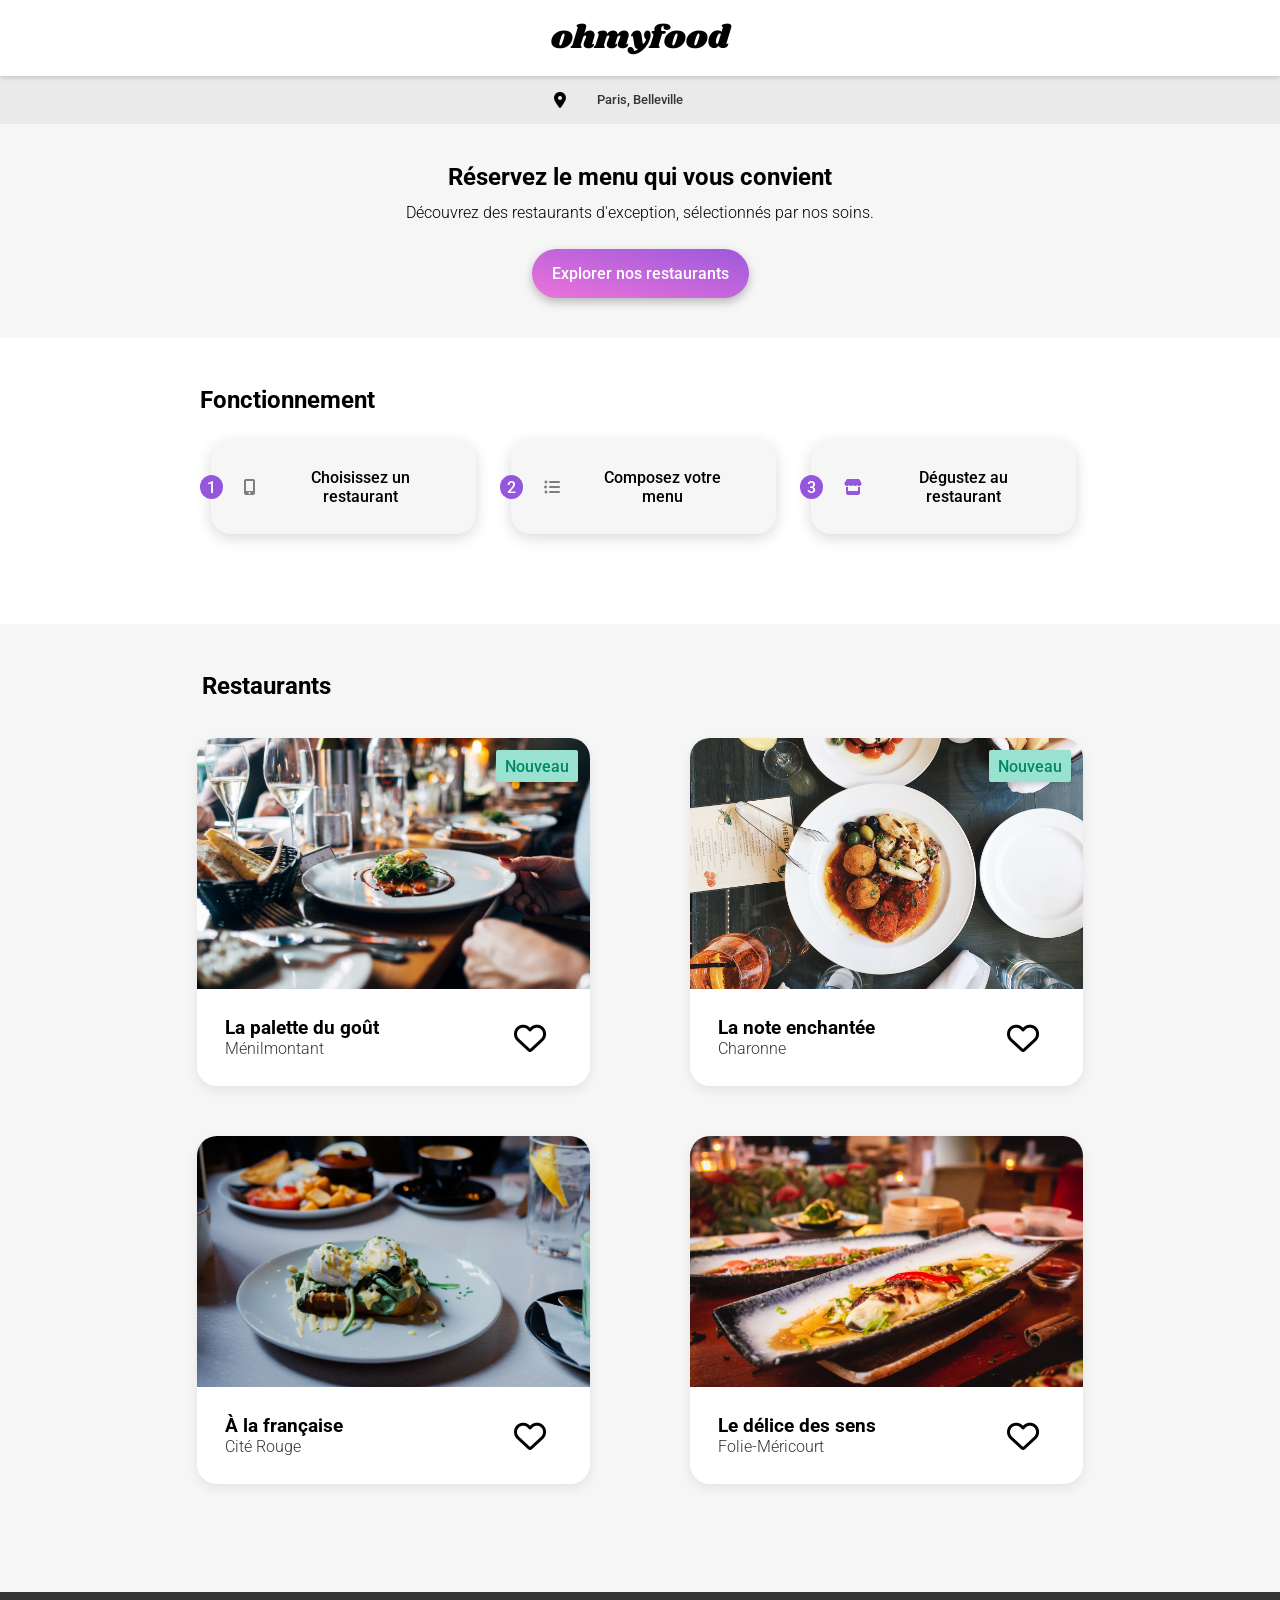
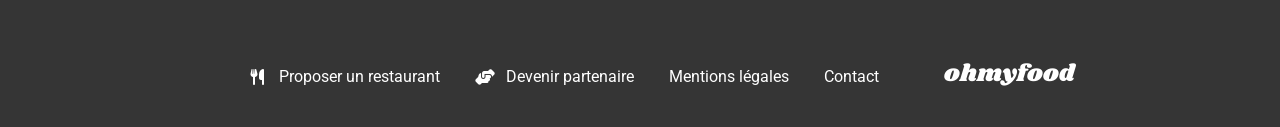
<file: index.html>
<!DOCTYPE html>
<html lang="fr">
<head>
    <meta charset="UTF-8">
    <meta name="viewport" content="width=device-width, initial-scale=1.0">
    <title>ohmyfood</title>

    <link rel="stylesheet" href="./sass/main.css">

    <!-- Fonts -->
    <link rel="preconnect" href="https://fonts.googleapis.com">
    <link rel="preconnect" href="https://fonts.gstatic.com" crossorigin>
    <link href="https://fonts.googleapis.com/css2?family=Shrikhand&display=swap" rel="stylesheet">
    <link href="https://fonts.googleapis.com/css2?family=Roboto:ital,wght@0,100..900;1,100..900&display=swap" rel="stylesheet">

    <!-- Font Awesome -->
    <link rel="stylesheet" href="https://cdnjs.cloudflare.com/ajax/libs/font-awesome/6.2.1/css/all.min.css">
</head>

<body>
<div class="loader">
  <div class="loader__text"></div>
</div>

<!-- HEADER -->
<header>
    <div class="header__title__content">
        <h1 class="main__title">ohmyfood</h1>
    </div>

    <form class="header__form">
        <i class="fa-solid fa-location-dot"></i>
        <input class="form__input" type="text" placeholder="Paris, Belleville">
    </form>
</header>

<!-- RESERVATION -->
<section class="reservation">
    <h2 class="reservation__title">Réservez le menu qui vous convient</h2>
    <p class="reservation__description">
        Découvrez des restaurants d'exception, sélectionnés par nos soins.
    </p>

    <a href="#restaurants" class="reservation__button">
            Explorer nos restaurants
    </a>
</section>

<!-- FONCTIONNEMENT -->
<section class="functionnement">
    <h2 class="functionnement__title">Fonctionnement</h2>

    <div class="functionnement__cards">

        <div class="functionnement__card">
            <span class="functionnement__card__number">1</span>
            <div class="functionnement__card__content">
                <i class="fa-solid fa-mobile-screen-button"></i>
                <span class="functionnement__card__text">Choisissez un restaurant</span>
            </div>
        </div>

        <div class="functionnement__card">
            <span class="functionnement__card__number">2</span>
            <div class="functionnement__card__content">
                <i class="fa-solid fa-list-ul"></i>
                <span class="functionnement__card__text">Composez votre menu</span>
            </div>
        </div>

        <div class="functionnement__card">
            <span class="functionnement__card__number">3</span>
            <div class="functionnement__card__content">
                <i class="fa-solid fa-store"></i>
                <span class="functionnement__card__text">Dégustez au restaurant</span>
            </div>
        </div>

    </div>
</section>

<!-- RESTAURANTS -->
<section class="restaurants" id="restaurants">
    <h2 class="restaurants__title">Restaurants</h2>

    <div class="restaurants__cards__container">

        <article class="restaurants__card">
            <a class="restaurants__card__link" href="./restaurants/palette.html">
                <div class="restaurants__card__image">
                    <img src="./assets/images/restaurants/palette.jpg" alt="La palette du goût">
                    <span class="restaurants__badge">Nouveau</span>
                </div>
            </a>
            <div class="restaurants__card__bottom">
                <div class="restaurants__card__content">
                    <div class="restaurants__card__text">
                        <h3 class="card__title">La palette du goût</h3>
                        <p class="card__description">Ménilmontant</p>
                    </div>
                </div>

                <button class="restaurants__card__like">
                    <i class="fa-regular fa-heart heart--empty"></i>
                    <i class="fa-solid fa-heart heart--full"></i>
                </button>
            </div>
        </article>

        <article class="restaurants__card">
            <a class="restaurants__card__link" href="./restaurants/note.html">
                    <div class="restaurants__card__image restaurants__card__image--position">
                    <img src="./assets/images/restaurants/note.jpg" alt="La note enchantée">
                    <span class="restaurants__badge">Nouveau</span>
                </div>
            </a>
            <div class="restaurants__card__bottom">
                <div class="restaurants__card__content">
                    <div class="restaurants__card__text">
                        <h3 class="card__title">La note enchantée</h3>
                        <p class="card__description">Charonne</p>
                    </div>
                </div>

                <button class="restaurants__card__like">
                    <i class="fa-regular fa-heart heart--empty"></i>
                    <i class="fa-solid fa-heart heart--full"></i>
                </button>
            </div>
        </article>

        <article class="restaurants__card">
            <a class="restaurants__card__link" href="./restaurants/francaise.html">
                <div class="restaurants__card__image">
                    <img src="./assets/images/restaurants/francaise.jpg" alt="À la française">
                </div>
            </a>
            <div class="restaurants__card__bottom">
                <div class="restaurants__card__content">
                    <div class="restaurants__card__text">
                        <h3 class="card__title">À la française</h3>
                        <p class="card__description">Cité Rouge</p>
                    </div>
                </div>

                <button class="restaurants__card__like">
                    <i class="fa-regular fa-heart heart--empty"></i>
                    <i class="fa-solid fa-heart heart--full"></i>
                </button>
            </div>
        </article>

        <article class="restaurants__card">
            <a class="restaurants__card__link" href="./restaurants/delice.html">
                <div class="restaurants__card__image">
                    <img src="./assets/images/restaurants/delice.jpg" alt="Le délice des sens">
                </div>
            </a>
            <div class="restaurants__card__bottom">
                <div class="restaurants__card__content">
                    <div class="restaurants__card__text">
                        <h3 class="card__title">Le délice des sens</h3>
                        <p class="card__description">Folie-Méricourt</p>
                    </div>
                </div>

                <button class="restaurants__card__like">
                    <i class="fa-regular fa-heart heart--empty"></i>
                    <i class="fa-solid fa-heart heart--full"></i>
                </button>
            </div>
        </article>

    </div>
</section>

<!-- FOOTER -->
<footer class="footer">
    <h2 class="footer__title">ohmyfood</h2>

    <div class="footer__links">
        <a href="#"><i class="fa-solid fa-utensils"></i>Proposer un restaurant</a>
        <a href="#"><i class="fa-solid fa-hands-helping"></i>Devenir partenaire</a>
        <a href="#">Mentions légales</a>
        <a href="#">Contact</a>
    </div>
</footer>

</body>
</html>
</file>
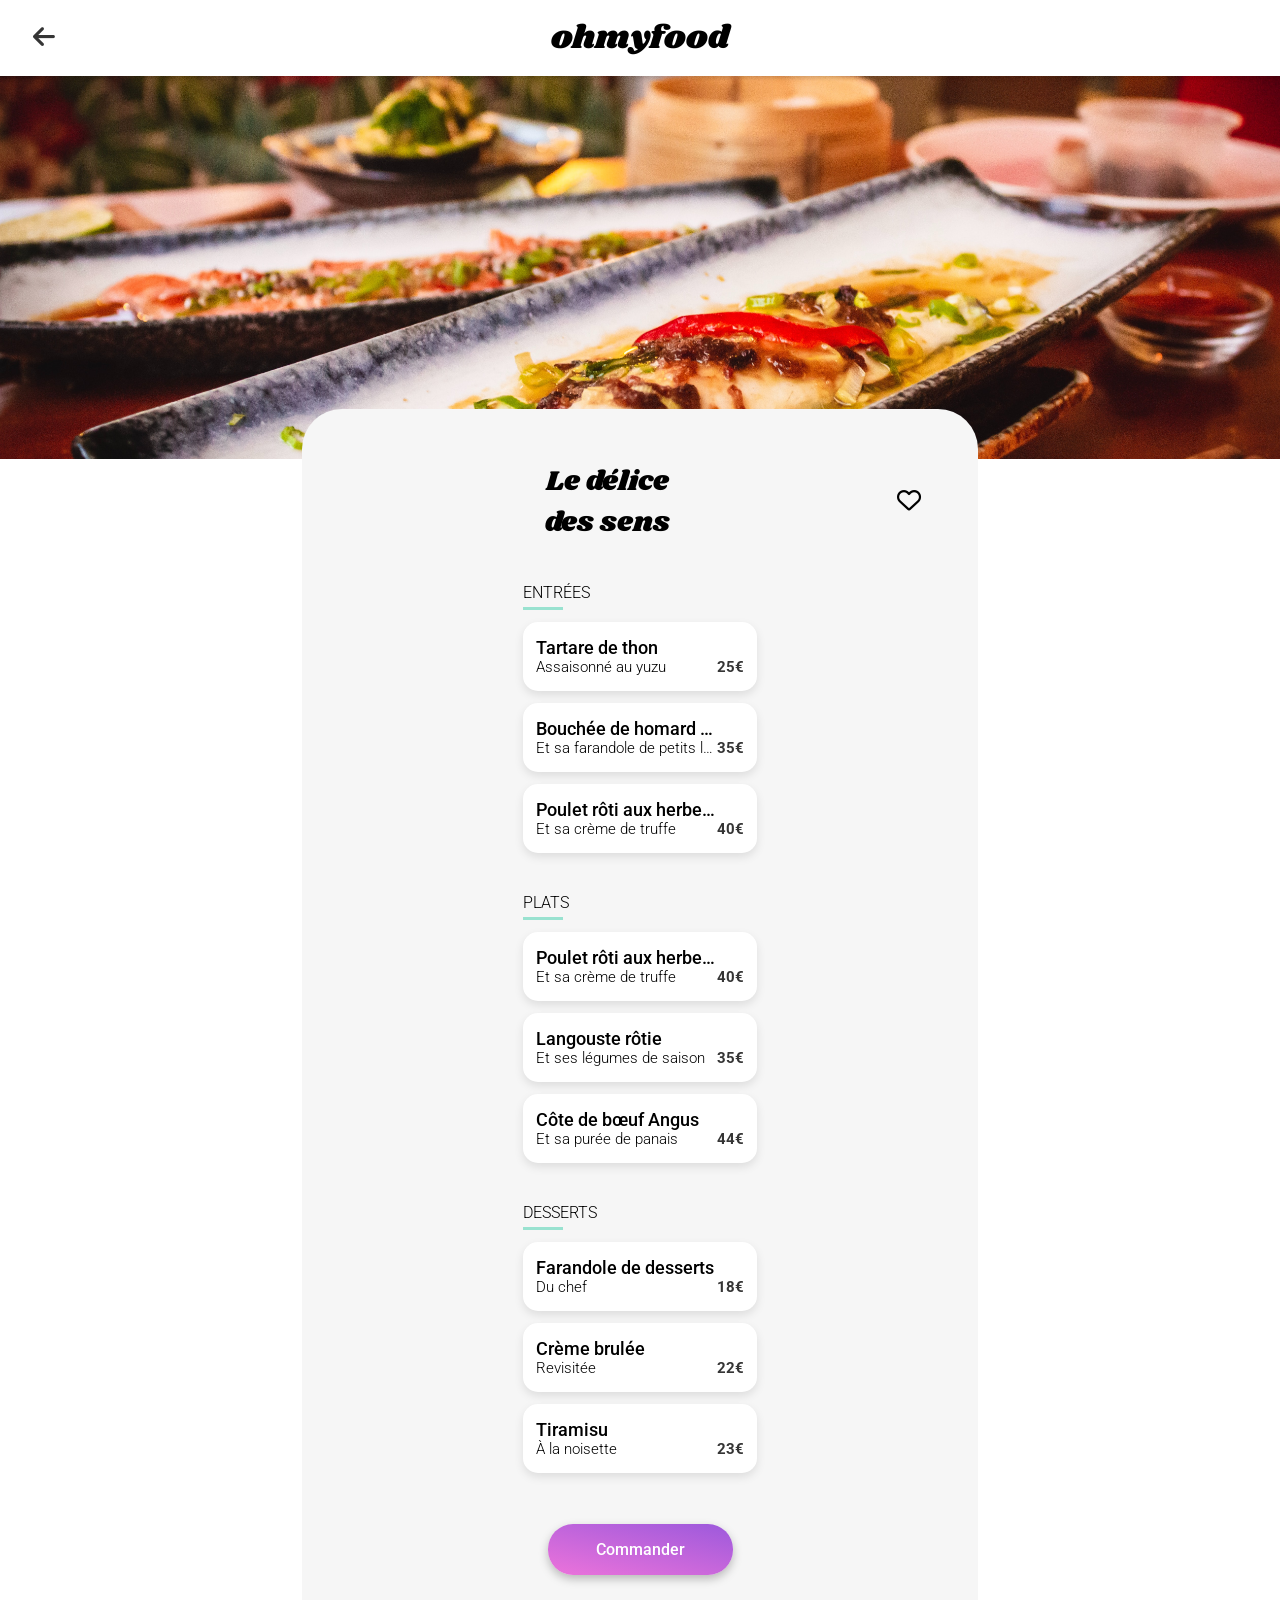
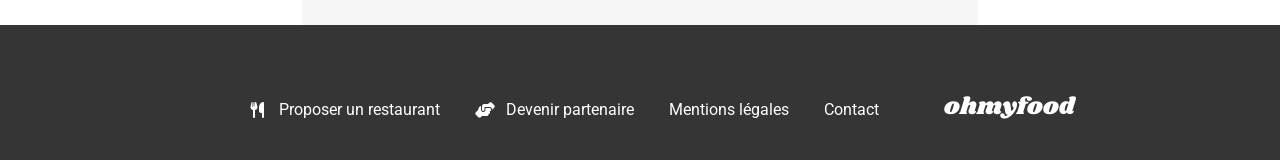
<file: restaurants/delice.html>
<!DOCTYPE html>
<html lang="fr">
<head>
    <meta charset="UTF-8">
    <meta name="viewport" content="width=device-width, initial-scale=1.0">
    <title>ohmyfood</title>

    <link rel="stylesheet" href="../sass/main.css">

    <!-- Fonts -->
    <link rel="preconnect" href="https://fonts.googleapis.com">
    <link rel="preconnect" href="https://fonts.gstatic.com" crossorigin>
    <link href="https://fonts.googleapis.com/css2?family=Shrikhand&display=swap" rel="stylesheet">
    <link href="https://fonts.googleapis.com/css2?family=Roboto:ital,wght@0,100..900;1,100..900&display=swap" rel="stylesheet">

    <!-- Font Awesome -->
    <link rel="stylesheet" href="https://cdnjs.cloudflare.com/ajax/libs/font-awesome/6.2.1/css/all.min.css">
</head>

<body>

    <!-- HEADER -->
    <header>
        <a href="../index.html"><i class="fa-solid fa-arrow-left"></i></a>
        <div class="header__title__content">
            <h1 class="main__title">ohmyfood</h1>
        </div>
    </header>

    <!-- PHOTO -->
    <div class="photo__pages">
        <div class="photo__pages__image">
            <img src="../assets/images/restaurants/delice.jpg" alt="Le délice des sens">
        </div>
    </div>

    <!-- MENU -->
    <section class="menu">
        <div class="menu__header">
            <h2 class="menu__title">Le délice des sens</h2>

            <button class="menu__like">
                <i class="fa-regular fa-heart heart--empty"></i>
                <i class="fa-solid fa-heart heart--full"></i>
            </button>
        </div>

        <section class="menu__group">
            <h3 class="menu__group__title">Entrées</h3>

            <button class="menu__item" type="button">
                <span class="menu__item__content">
                    <span class="menu__item__text">
                        <span class="menu__item__title">Tartare de thon</span>
                        <span class="menu__item__description">Assaisonné au yuzu</span>
                    </span>
                    <span class="menu__item__price">25€</span>
                </span>
                <span class="menu__item__check">
                    <i class="fa-solid fa-circle-check"></i>
                </span>
            </button>

            <button class="menu__item" type="button">
                <span class="menu__item__content">
                    <span class="menu__item__text">
                        <span class="menu__item__title">Bouchée de homard croustillant </span>
                        <span class="menu__item__description">Et sa farandole de petits légumes</span>
                    </span>
                    <span class="menu__item__price">35€</span>
                </span>
                <span class="menu__item__check">
                    <i class="fa-solid fa-circle-check"></i>
                </span>
            </button>

            <button class="menu__item" type="button">
                <span class="menu__item__content">
                    <span class="menu__item__text">
                        <span class="menu__item__title">Poulet rôti aux herbes de Provence </span>
                        <span class="menu__item__description">Et sa crème de truffe</span>
                    </span>
                    <span class="menu__item__price">40€</span>
                </span>
                <span class="menu__item__check">
                    <i class="fa-solid fa-circle-check"></i>
                </span>
            </button>
        </section>

        <section class="menu__group">
            <h3 class="menu__group__title">Plats</h3>

            <button class="menu__item" type="button">
                <span class="menu__item__content">
                    <span class="menu__item__text">
                        <span class="menu__item__title">Poulet rôti aux herbes de Provence </span>
                        <span class="menu__item__description">Et sa crème de truffe</span>
                    </span>
                    <span class="menu__item__price">40€</span>
                </span>
                <span class="menu__item__check">
                    <i class="fa-solid fa-circle-check"></i>
                </span>
            </button>

            <button class="menu__item" type="button">
                <span class="menu__item__content">
                    <span class="menu__item__text">
                        <span class="menu__item__title">Langouste rôtie </span>
                        <span class="menu__item__description">Et ses légumes de saison</span>
                    </span>
                    <span class="menu__item__price">35€</span>
                </span>
                <span class="menu__item__check">
                    <i class="fa-solid fa-circle-check"></i>
                </span>
            </button>

            <button class="menu__item" type="button">
                <span class="menu__item__content">
                    <span class="menu__item__text">
                        <span class="menu__item__title">Côte de bœuf Angus </span>
                        <span class="menu__item__description">Et sa purée de panais</span>
                    </span>
                    <span class="menu__item__price">44€</span>
                </span>
                <span class="menu__item__check">
                    <i class="fa-solid fa-circle-check"></i>
                </span>
            </button>
        </section>

        <section class="menu__group">
            <h3 class="menu__group__title">Desserts</h3>

            <button class="menu__item" type="button">
                <span class="menu__item__content">
                    <span class="menu__item__text">
                        <span class="menu__item__title">Farandole de desserts</span>
                        <span class="menu__item__description">Du chef</span>
                    </span>
                    <span class="menu__item__price">18€</span>
                </span>
                <span class="menu__item__check">
                    <i class="fa-solid fa-circle-check"></i>
                </span>
            </button>

            <button class="menu__item" type="button">
                <span class="menu__item__content">
                    <span class="menu__item__text">
                        <span class="menu__item__title">Crème brulée </span>
                        <span class="menu__item__description">Revisitée</span>
                    </span>
                    <span class="menu__item__price">22€</span>
                </span>
                <span class="menu__item__check">
                    <i class="fa-solid fa-circle-check"></i>
                </span>
            </button>

            <button class="menu__item" type="button">
                <span class="menu__item__content">
                    <span class="menu__item__text">
                        <span class="menu__item__title">Tiramisu</span>
                        <span class="menu__item__description">À la noisette</span>
                    </span>
                    <span class="menu__item__price">23€</span>
                </span>
                <span class="menu__item__check">
                    <i class="fa-solid fa-circle-check"></i>
                </span>
            </button>
        </section>
    </section>

    <!-- COMMANDE -->
    <div class="commande">
        <a href="#" class="commande__button">Commander</a>
    </div>

    <!-- FOOTER -->
    <footer class="footer">
        <h2 class="footer__title">ohmyfood</h2>

        <div class="footer__links">
            <a href="#"><i class="fa-solid fa-utensils"></i>Proposer un restaurant</a>
            <a href="#"><i class="fa-solid fa-hands-helping"></i>Devenir partenaire</a>
            <a href="#">Mentions légales</a>
            <a href="#">Contact</a>
        </div>
    </footer>

</body>
</html>
</file>
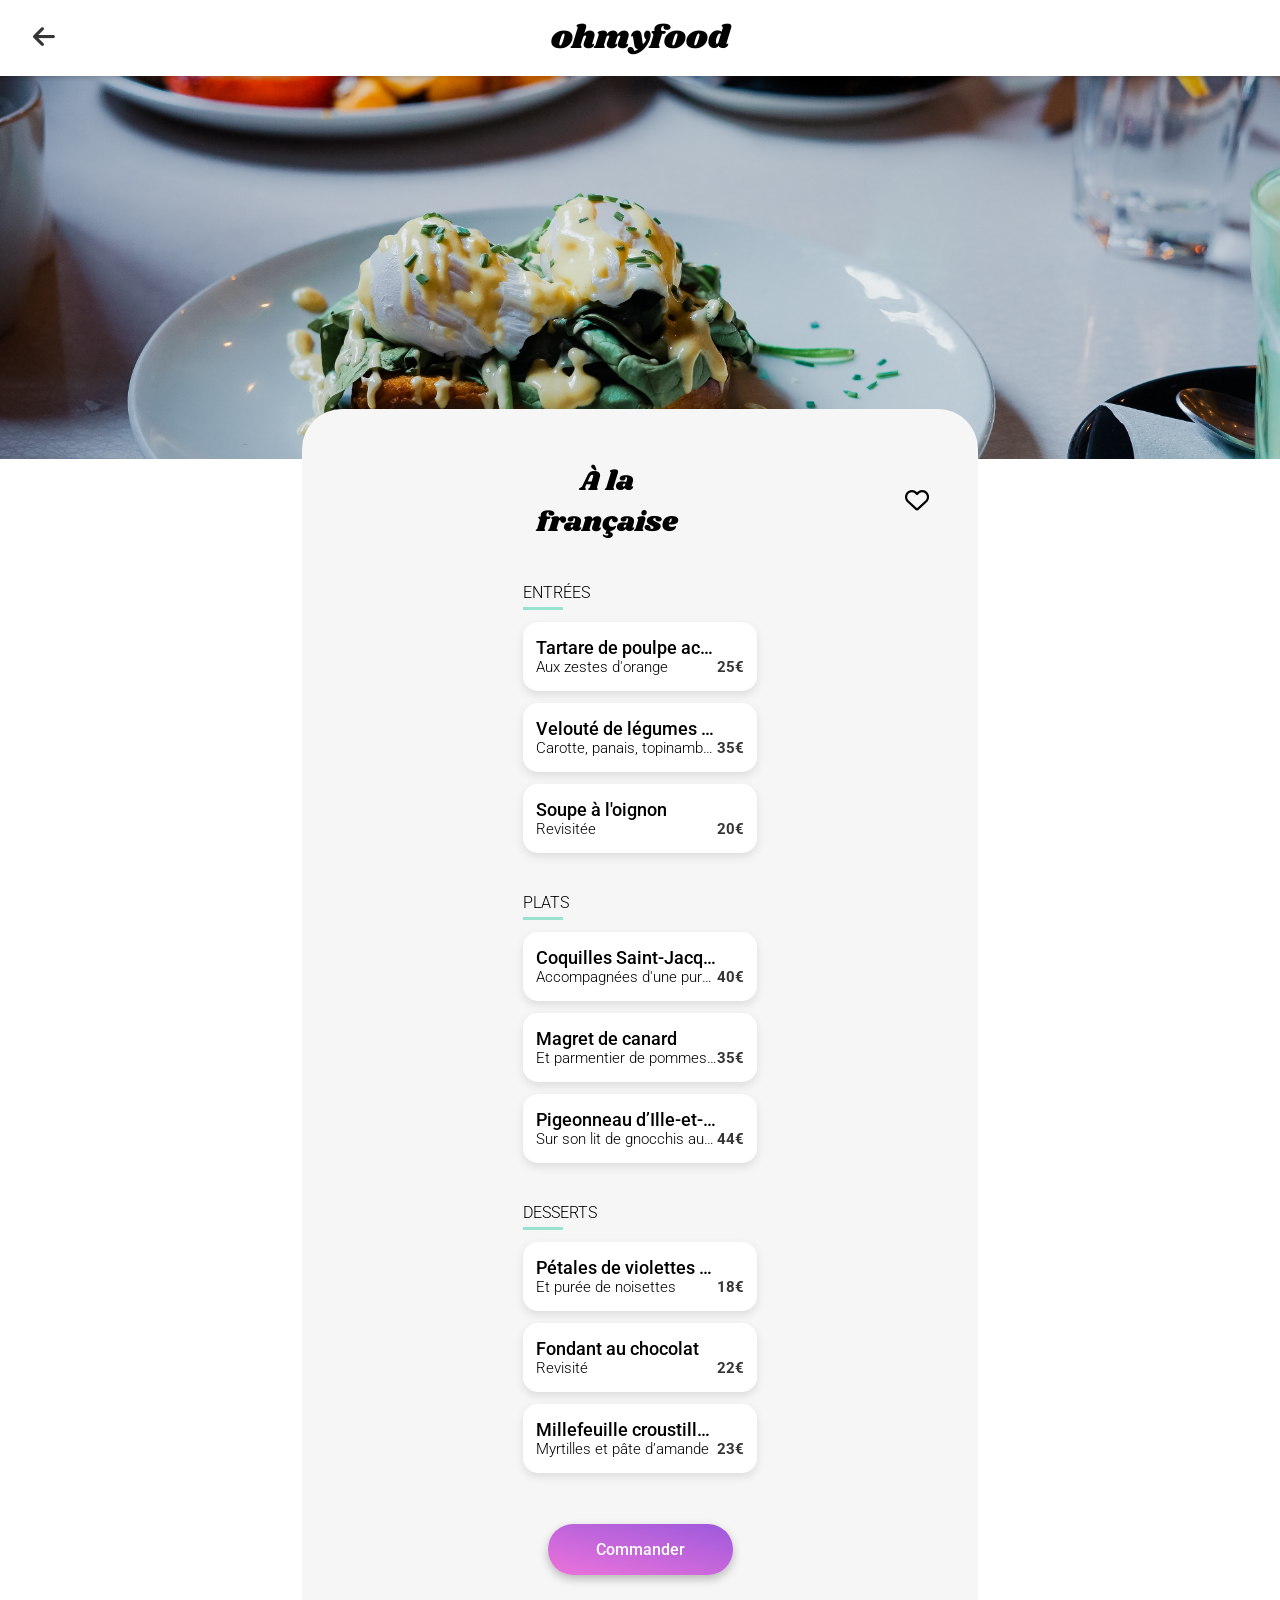
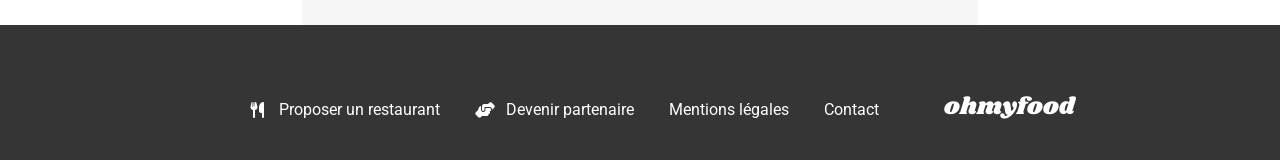
<file: restaurants/francaise.html>
<!DOCTYPE html>
<html lang="fr">
<head>
    <meta charset="UTF-8">
    <meta name="viewport" content="width=device-width, initial-scale=1.0">
    <title>ohmyfood</title>

    <link rel="stylesheet" href="../sass/main.css">

    <!-- Fonts -->
    <link rel="preconnect" href="https://fonts.googleapis.com">
    <link rel="preconnect" href="https://fonts.gstatic.com" crossorigin>
    <link href="https://fonts.googleapis.com/css2?family=Shrikhand&display=swap" rel="stylesheet">
    <link href="https://fonts.googleapis.com/css2?family=Roboto:ital,wght@0,100..900;1,100..900&display=swap" rel="stylesheet">

    <!-- Font Awesome -->
    <link rel="stylesheet" href="https://cdnjs.cloudflare.com/ajax/libs/font-awesome/6.2.1/css/all.min.css">
</head>

<body>

    <!-- HEADER -->
    <header>
        <a href="../index.html"><i class="fa-solid fa-arrow-left"></i></a>
        <div class="header__title__content">
            <h1 class="main__title">ohmyfood</h1>
        </div>
    </header>

    <!-- PHOTO -->
    <div class="photo__pages">
        <div class="photo__pages__image">
            <img src="../assets/images/restaurants/francaise.jpg" alt="À la française">
        </div>
    </div>

    <!-- MENU -->
    <section class="menu">
        <div class="menu__header">
            <h2 class="menu__title">À la française</h2>

            <button class="menu__like">
                <i class="fa-regular fa-heart heart--empty"></i>
                <i class="fa-solid fa-heart heart--full"></i>
            </button>
        </div>

        <section class="menu__group">
            <h3 class="menu__group__title">Entrées</h3>

            <button class="menu__item" type="button">
                <span class="menu__item__content">
                    <span class="menu__item__text">
                        <span class="menu__item__title">Tartare de poulpe acidulé</span>
                        <span class="menu__item__description">Aux zestes d'orange</span>
                    </span>
                    <span class="menu__item__price">25€</span>
                </span>
                <span class="menu__item__check">
                    <i class="fa-solid fa-circle-check"></i>
                </span>
            </button>

            <button class="menu__item" type="button">
                <span class="menu__item__content">
                    <span class="menu__item__text">
                        <span class="menu__item__title">Velouté de légumes d'antan</span>
                        <span class="menu__item__description">Carotte, panais, topinambour</span>
                    </span>
                    <span class="menu__item__price">35€</span>
                </span>
                <span class="menu__item__check">
                    <i class="fa-solid fa-circle-check"></i>
                </span>
            </button>

            <button class="menu__item" type="button">
                <span class="menu__item__content">
                    <span class="menu__item__text">
                        <span class="menu__item__title">Soupe à l'oignon</span>
                        <span class="menu__item__description">Revisitée</span>
                    </span>
                    <span class="menu__item__price">20€</span>
                </span>
                <span class="menu__item__check">
                    <i class="fa-solid fa-circle-check"></i>
                </span>
            </button>
        </section>

        <section class="menu__group">
            <h3 class="menu__group__title">Plats</h3>

            <button class="menu__item" type="button">
                <span class="menu__item__content">
                    <span class="menu__item__text">
                        <span class="menu__item__title">Coquilles Saint-Jacques</span>
                        <span class="menu__item__description">Accompagnées d'une purée de panais</span>
                    </span>
                    <span class="menu__item__price">40€</span>
                </span>
                <span class="menu__item__check">
                    <i class="fa-solid fa-circle-check"></i>
                </span>
            </button>

            <button class="menu__item" type="button">
                <span class="menu__item__content">
                    <span class="menu__item__text">
                        <span class="menu__item__title">Magret de canard</span>
                        <span class="menu__item__description">Et parmentier de pommes de terre</span>
                    </span>
                    <span class="menu__item__price">35€</span>
                </span>
                <span class="menu__item__check">
                    <i class="fa-solid fa-circle-check"></i>
                </span>
            </button>

            <button class="menu__item" type="button">
                <span class="menu__item__content">
                    <span class="menu__item__text">
                        <span class="menu__item__title">Pigeonneau d’Ille-et-Vilaine</span>
                        <span class="menu__item__description">Sur son lit de gnocchis aux légumes</span>
                    </span>
                    <span class="menu__item__price">44€</span>
                </span>
                <span class="menu__item__check">
                    <i class="fa-solid fa-circle-check"></i>
                </span>
            </button>
        </section>

        <section class="menu__group">
            <h3 class="menu__group__title">Desserts</h3>

            <button class="menu__item" type="button">
                <span class="menu__item__content">
                    <span class="menu__item__text">
                        <span class="menu__item__title">Pétales de violettes glacés</span>
                        <span class="menu__item__description">Et purée de noisettes</span>
                    </span>
                    <span class="menu__item__price">18€</span>
                </span>
                <span class="menu__item__check">
                    <i class="fa-solid fa-circle-check"></i>
                </span>
            </button>

            <button class="menu__item" type="button">
                <span class="menu__item__content">
                    <span class="menu__item__text">
                        <span class="menu__item__title">Fondant au chocolat</span>
                        <span class="menu__item__description">Revisité</span>
                    </span>
                    <span class="menu__item__price">22€</span>
                </span>
                <span class="menu__item__check">
                    <i class="fa-solid fa-circle-check"></i>
                </span>
            </button>

            <button class="menu__item" type="button">
                <span class="menu__item__content">
                    <span class="menu__item__text">
                        <span class="menu__item__title">Millefeuille croustillant</span>
                        <span class="menu__item__description">Myrtilles et pâte d’amande</span>
                    </span>
                    <span class="menu__item__price">23€</span>
                </span>
                <span class="menu__item__check">
                    <i class="fa-solid fa-circle-check"></i>
                </span>
            </button>
        </section>
    </section>

    <!-- COMMANDE -->
    <div class="commande">
        <a href="#" class="commande__button">Commander</a>
    </div>

    <!-- FOOTER -->
    <footer class="footer">
        <h2 class="footer__title">ohmyfood</h2>

        <div class="footer__links">
            <a href="#"><i class="fa-solid fa-utensils"></i>Proposer un restaurant</a>
            <a href="#"><i class="fa-solid fa-hands-helping"></i>Devenir partenaire</a>
            <a href="#">Mentions légales</a>
            <a href="#">Contact</a>
        </div>
    </footer>

</body>
</html>
</file>
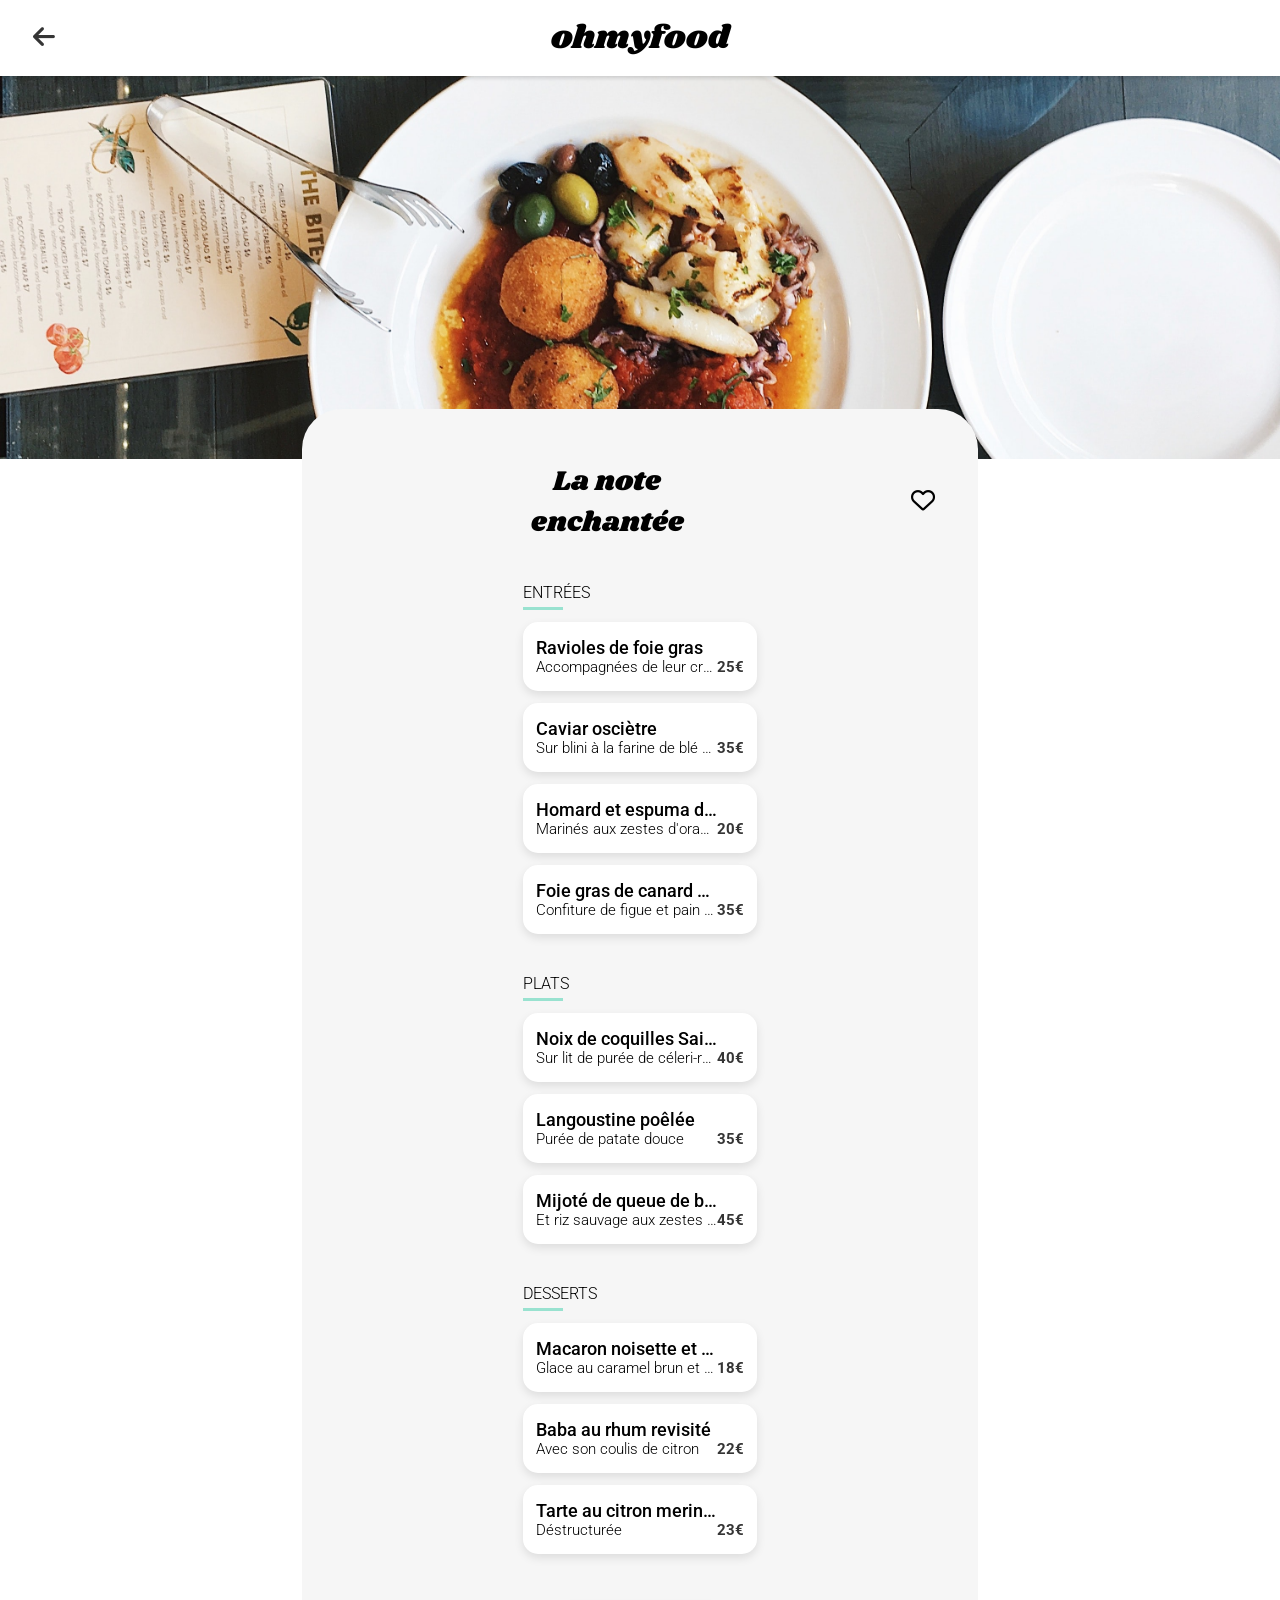
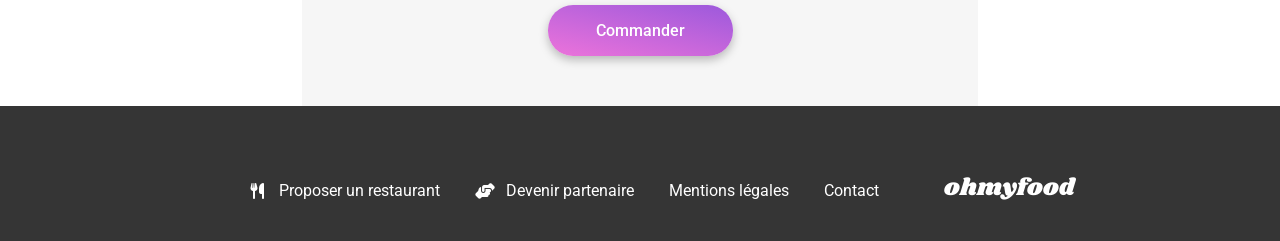
<file: restaurants/note.html>
<!DOCTYPE html>
<html lang="fr">
<head>
    <meta charset="UTF-8">
    <meta name="viewport" content="width=device-width, initial-scale=1.0">
    <title>ohmyfood</title>

    <link rel="stylesheet" href="../sass/main.css">

    <!-- Fonts -->
    <link rel="preconnect" href="https://fonts.googleapis.com">
    <link rel="preconnect" href="https://fonts.gstatic.com" crossorigin>
    <link href="https://fonts.googleapis.com/css2?family=Shrikhand&display=swap" rel="stylesheet">
    <link href="https://fonts.googleapis.com/css2?family=Roboto:ital,wght@0,100..900;1,100..900&display=swap" rel="stylesheet">

    <!-- Font Awesome -->
    <link rel="stylesheet" href="https://cdnjs.cloudflare.com/ajax/libs/font-awesome/6.2.1/css/all.min.css">
</head>

<body>

    <!-- HEADER -->
    <header>
        <a href="../index.html"><i class="fa-solid fa-arrow-left"></i></a>
        <div class="header__title__content">
            <h1 class="main__title">ohmyfood</h1>
        </div>
    </header>

    <!-- PHOTO -->
    <div class="photo__pages">
        <div class="photo__pages__image photo__pages__image--position">
            <img src="../assets/images/restaurants/note.jpg" alt="La note enchantée">
        </div>
    </div>

    <!-- MENU -->
    <section class="menu">
        <div class="menu__header">
            <h2 class="menu__title">La note enchantée</h2>

            <button class="menu__like">
                <i class="fa-regular fa-heart heart--empty"></i>
                <i class="fa-solid fa-heart heart--full"></i>
            </button>
        </div>

        <section class="menu__group">
            <h3 class="menu__group__title">Entrées</h3>

            <button class="menu__item" type="button">
                <span class="menu__item__content">
                    <span class="menu__item__text">
                        <span class="menu__item__title">Ravioles de foie gras </span>
                        <span class="menu__item__description">Accompagnées de leur crème à la truffe</span>
                    </span>
                    <span class="menu__item__price">25€</span>
                </span>
                <span class="menu__item__check">
                    <i class="fa-solid fa-circle-check"></i>
                </span>
            </button>

            <button class="menu__item" type="button">
                <span class="menu__item__content">
                    <span class="menu__item__text">
                        <span class="menu__item__title">Caviar osciètre </span>
                        <span class="menu__item__description">Sur blini à la farine de blé noir</span>
                    </span>
                    <span class="menu__item__price">35€</span>
                </span>
                <span class="menu__item__check">
                    <i class="fa-solid fa-circle-check"></i>
                </span>
            </button>

            <button class="menu__item" type="button">
                <span class="menu__item__content">
                    <span class="menu__item__text">
                        <span class="menu__item__title">Homard et espuma de potiron</span>
                        <span class="menu__item__description">Marinés aux zestes d'orange</span>
                    </span>
                    <span class="menu__item__price">20€</span>
                </span>
                <span class="menu__item__check">
                    <i class="fa-solid fa-circle-check"></i>
                </span>
            </button>

                        <button class="menu__item" type="button">
                <span class="menu__item__content">
                    <span class="menu__item__text">
                        <span class="menu__item__title">Foie gras de canard cuit entier</span>
                        <span class="menu__item__description">Confiture de figue et pain toasté</span>
                    </span>
                    <span class="menu__item__price">35€</span>
                </span>
                <span class="menu__item__check">
                    <i class="fa-solid fa-circle-check"></i>
                </span>
            </button>

        </section>

        <section class="menu__group">
            <h3 class="menu__group__title">Plats</h3>

            <button class="menu__item" type="button">
                <span class="menu__item__content">
                    <span class="menu__item__text">
                        <span class="menu__item__title">Noix de coquilles Saint-Jacques</span>
                        <span class="menu__item__description">Sur lit de purée de céleri-rave</span>
                    </span>
                    <span class="menu__item__price">40€</span>
                </span>
                <span class="menu__item__check">
                    <i class="fa-solid fa-circle-check"></i>
                </span>
            </button>

            <button class="menu__item" type="button">
                <span class="menu__item__content">
                    <span class="menu__item__text">
                        <span class="menu__item__title">Langoustine poêlée</span>
                        <span class="menu__item__description">Purée de patate douce</span>
                    </span>
                    <span class="menu__item__price">35€</span>
                </span>
                <span class="menu__item__check">
                    <i class="fa-solid fa-circle-check"></i>
                </span>
            </button>

            <button class="menu__item" type="button">
                <span class="menu__item__content">
                    <span class="menu__item__text">
                        <span class="menu__item__title">Mijoté de queue de bœuf </span>
                        <span class="menu__item__description">Et riz sauvage aux zestes de citron</span>
                    </span>
                    <span class="menu__item__price">45€</span>
                </span>
                <span class="menu__item__check">
                    <i class="fa-solid fa-circle-check"></i>
                </span>
            </button>
        </section>

        <section class="menu__group">
            <h3 class="menu__group__title">Desserts</h3>

            <button class="menu__item" type="button">
                <span class="menu__item__content">
                    <span class="menu__item__text">
                        <span class="menu__item__title">Macaron noisette et chocolat</span>
                        <span class="menu__item__description">Glace au caramel brun et sel de Guérande</span>
                    </span>
                    <span class="menu__item__price">18€</span>
                </span>
                <span class="menu__item__check">
                    <i class="fa-solid fa-circle-check"></i>
                </span>
            </button>

            <button class="menu__item" type="button">
                <span class="menu__item__content">
                    <span class="menu__item__text">
                        <span class="menu__item__title">Baba au rhum revisité </span>
                        <span class="menu__item__description">Avec son coulis de citron</span>
                    </span>
                    <span class="menu__item__price">22€</span>
                </span>
                <span class="menu__item__check">
                    <i class="fa-solid fa-circle-check"></i>
                </span>
            </button>

            <button class="menu__item" type="button">
                <span class="menu__item__content">
                    <span class="menu__item__text">
                        <span class="menu__item__title">Tarte au citron meringuée </span>
                        <span class="menu__item__description">Déstructurée</span>
                    </span>
                    <span class="menu__item__price">23€</span>
                </span>
                <span class="menu__item__check">
                    <i class="fa-solid fa-circle-check"></i>
                </span>
            </button>
        </section>
    </section>

    <!-- COMMANDE -->
    <div class="commande">
        <a href="#" class="commande__button">Commander</a>
    </div>

    <!-- FOOTER -->
    <footer class="footer">
        <h2 class="footer__title">ohmyfood</h2>

        <div class="footer__links">
            <a href="#"><i class="fa-solid fa-utensils"></i>Proposer un restaurant</a>
            <a href="#"><i class="fa-solid fa-hands-helping"></i>Devenir partenaire</a>
            <a href="#">Mentions légales</a>
            <a href="#">Contact</a>
        </div>
    </footer>

</body>
</html>
</file>
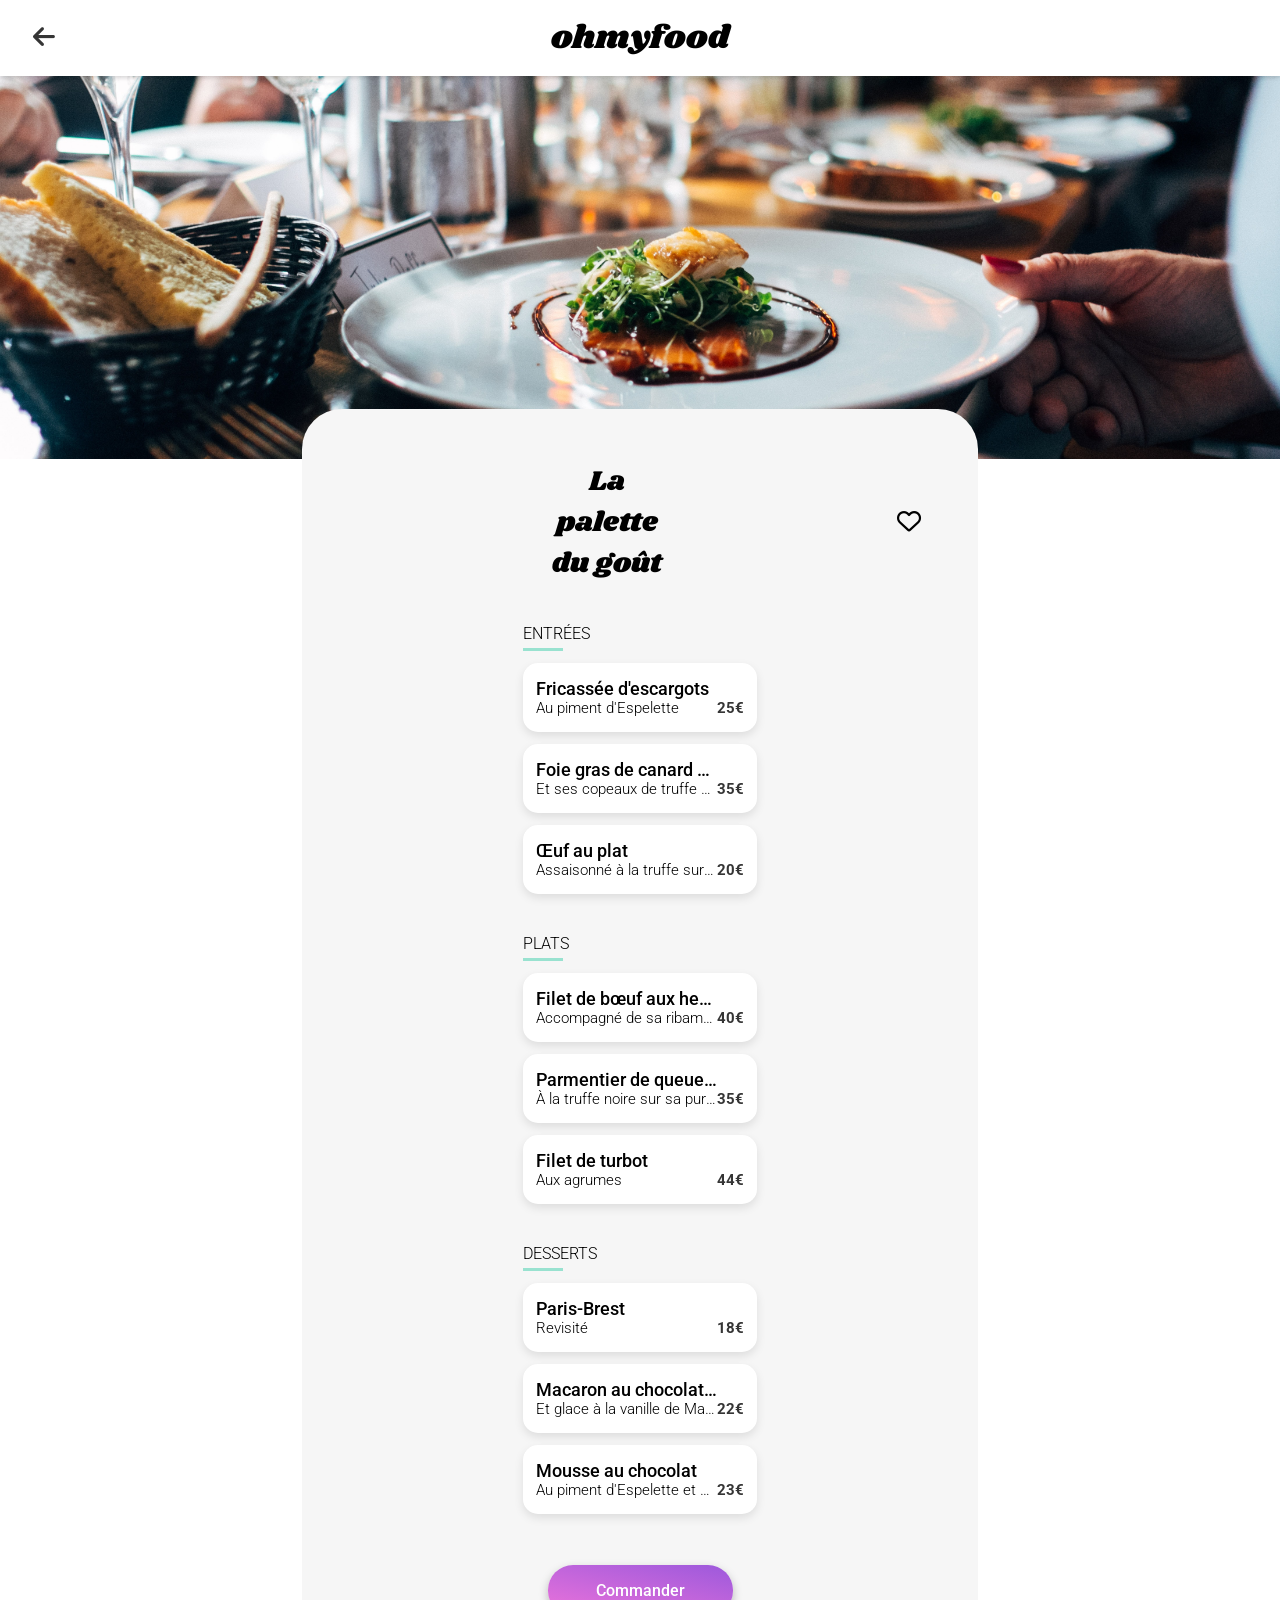
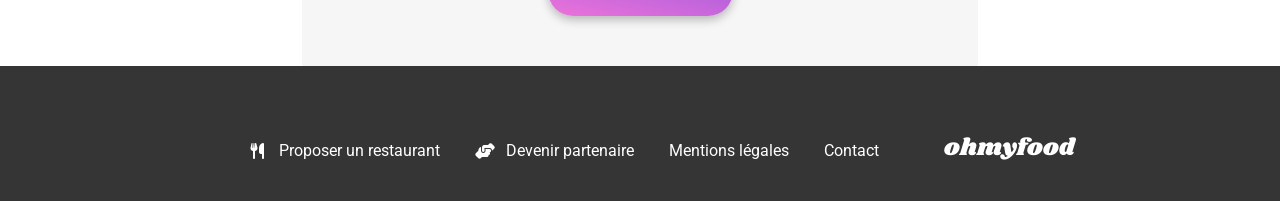
<file: restaurants/palette.html>
<!DOCTYPE html>
<html lang="fr">
<head>
    <meta charset="UTF-8">
    <meta name="viewport" content="width=device-width, initial-scale=1.0">
    <title>ohmyfood</title>

    <link rel="stylesheet" href="../sass/main.css">

    <!-- Fonts -->
    <link rel="preconnect" href="https://fonts.googleapis.com">
    <link rel="preconnect" href="https://fonts.gstatic.com" crossorigin>
    <link href="https://fonts.googleapis.com/css2?family=Shrikhand&display=swap" rel="stylesheet">
    <link href="https://fonts.googleapis.com/css2?family=Roboto:ital,wght@0,100..900;1,100..900&display=swap" rel="stylesheet">

    <!-- Font Awesome -->
    <link rel="stylesheet" href="https://cdnjs.cloudflare.com/ajax/libs/font-awesome/6.2.1/css/all.min.css">
</head>

<body>

    <!-- HEADER -->
    <header>
        <a href="../index.html"><i class="fa-solid fa-arrow-left"></i></a>
        <div class="header__title__content">
            <h1 class="main__title">ohmyfood</h1>
        </div>
    </header>

    <!-- PHOTO -->
    <div class="photo__pages">
        <div class="photo__pages__image">
            <img src="../assets/images/restaurants/palette.jpg" alt="La palette du goût">
        </div>
    </div>

    <!-- MENU -->
    <section class="menu">
        <div class="menu__header">
            <h2 class="menu__title">La palette du goût</h2>

            <button class="menu__like">
                <i class="fa-regular fa-heart heart--empty"></i>
                <i class="fa-solid fa-heart heart--full"></i>
            </button>
        </div>

        <section class="menu__group">
            <h3 class="menu__group__title">Entrées</h3>

            <button class="menu__item" type="button">
                <span class="menu__item__content">
                    <span class="menu__item__text">
                        <span class="menu__item__title">Fricassée d'escargots</span>
                        <span class="menu__item__description">Au piment d'Espelette</span>
                    </span>
                    <span class="menu__item__price">25€</span>
                </span>
                <span class="menu__item__check">
                    <i class="fa-solid fa-circle-check"></i>
                </span>
            </button>

            <button class="menu__item" type="button">
                <span class="menu__item__content">
                    <span class="menu__item__text">
                        <span class="menu__item__title">Foie gras de canard mi-cuit</span>
                        <span class="menu__item__description">Et ses copeaux de truffe noire</span>
                    </span>
                    <span class="menu__item__price">35€</span>
                </span>
                <span class="menu__item__check">
                    <i class="fa-solid fa-circle-check"></i>
                </span>
            </button>

            <button class="menu__item" type="button">
                <span class="menu__item__content">
                    <span class="menu__item__text">
                        <span class="menu__item__title">Œuf au plat</span>
                        <span class="menu__item__description">Assaisonné à la truffe sur lit de caviar</span>
                    </span>
                    <span class="menu__item__price">20€</span>
                </span>
                <span class="menu__item__check">
                    <i class="fa-solid fa-circle-check"></i>
                </span>
            </button>
        </section>

        <section class="menu__group">
            <h3 class="menu__group__title">Plats</h3>

            <button class="menu__item" type="button">
                <span class="menu__item__content">
                    <span class="menu__item__text">
                        <span class="menu__item__title">Filet de bœuf aux herbes</span>
                        <span class="menu__item__description">Accompagné de sa ribambelle de légumes</span>
                    </span>
                    <span class="menu__item__price">40€</span>
                </span>
                <span class="menu__item__check">
                    <i class="fa-solid fa-circle-check"></i>
                </span>
            </button>

            <button class="menu__item" type="button">
                <span class="menu__item__content">
                    <span class="menu__item__text">
                        <span class="menu__item__title">Parmentier de queue de bœuf</span>
                        <span class="menu__item__description">À la truffe noire sur sa purée de panais</span>
                    </span>
                    <span class="menu__item__price">35€</span>
                </span>
                <span class="menu__item__check">
                    <i class="fa-solid fa-circle-check"></i>
                </span>
            </button>

            <button class="menu__item" type="button">
                <span class="menu__item__content">
                    <span class="menu__item__text">
                        <span class="menu__item__title">Filet de turbot</span>
                        <span class="menu__item__description">Aux agrumes</span>
                    </span>
                    <span class="menu__item__price">44€</span>
                </span>
                <span class="menu__item__check">
                    <i class="fa-solid fa-circle-check"></i>
                </span>
            </button>
        </section>

        <section class="menu__group">
            <h3 class="menu__group__title">Desserts</h3>

            <button class="menu__item" type="button">
                <span class="menu__item__content">
                    <span class="menu__item__text">
                        <span class="menu__item__title">Paris-Brest</span>
                        <span class="menu__item__description">Revisité</span>
                    </span>
                    <span class="menu__item__price">18€</span>
                </span>
                <span class="menu__item__check">
                    <i class="fa-solid fa-circle-check"></i>
                </span>
            </button>

            <button class="menu__item" type="button">
                <span class="menu__item__content">
                    <span class="menu__item__text">
                        <span class="menu__item__title">Macaron au chocolat d'exception</span>
                        <span class="menu__item__description">Et glace à la vanille de Madagascar</span>
                    </span>
                    <span class="menu__item__price">22€</span>
                </span>
                <span class="menu__item__check">
                    <i class="fa-solid fa-circle-check"></i>
                </span>
            </button>

            <button class="menu__item" type="button">
                <span class="menu__item__content">
                    <span class="menu__item__text">
                        <span class="menu__item__title">Mousse au chocolat</span>
                        <span class="menu__item__description">Au piment d'Espelette et à la truffe noire</span>
                    </span>
                    <span class="menu__item__price">23€</span>
                </span>
                <span class="menu__item__check">
                    <i class="fa-solid fa-circle-check"></i>
                </span>
            </button>
        </section>
    </section>

    <!-- COMMANDE -->
    <div class="commande">
        <a href="#" class="commande__button">Commander</a>
    </div>

    <!-- FOOTER -->
    <footer class="footer">
        <h2 class="footer__title">ohmyfood</h2>

        <div class="footer__links">
            <a href="#"><i class="fa-solid fa-utensils"></i>Proposer un restaurant</a>
            <a href="#"><i class="fa-solid fa-hands-helping"></i>Devenir partenaire</a>
            <a href="#">Mentions légales</a>
            <a href="#">Contact</a>
        </div>
    </footer>

</body>
</html>
</file>
<file: sass/main.css>
* {
  padding: 0;
  margin: 0;
}

html {
  scroll-behavior: smooth;
}

/* HEADER */
.main__title {
  font-family: shrikhand, cursive;
  font-weight: 400;
  font-size: 33px;
  text-align: center;
}

.form__input {
  font-family: Roboto, Arial, Helvetica, sans-serif;
  font-weight: 500;
  text-align: center;
}

/* RESERVATION */
.reservation__title {
  font-family: Roboto, Arial, Helvetica, sans-serif;
  font-weight: 700;
  text-align: center;
}

.reservation__description {
  font-family: Roboto, Arial, Helvetica, sans-serif;
  font-weight: 300;
  text-align: center;
}

.reservation__button {
  font-family: Roboto, Arial, Helvetica, sans-serif;
  font-weight: 500;
  text-align: center;
  text-decoration: none;
}

/* FONCTIONNEMENT */
.functionnement__title {
  font-family: Roboto, Arial, Helvetica, sans-serif;
  font-weight: 700;
  text-align: left;
}

.functionnement__card__text {
  font-family: Roboto, Arial, Helvetica, sans-serif;
  font-weight: 500;
  text-align: center;
}

.functionnement__card__number {
  font-family: Roboto, Arial, Helvetica, sans-serif;
  font-weight: 500;
  text-align: center;
}

/* RESTAURANTS */
.restaurants__title {
  font-family: Roboto, Arial, Helvetica, sans-serif;
  font-weight: 700;
  text-align: left;
}

.card__description {
  font-family: Roboto, Arial, Helvetica, sans-serif;
  font-weight: 300;
  text-align: left;
}

.restaurants__badge {
  font-family: Roboto, Arial, Helvetica, sans-serif;
  font-weight: 500;
  text-align: center;
}

/* PAGES */
.menu__title {
  font-family: shrikhand, cursive;
  font-weight: 400;
  font-size: 28px;
  text-align: center;
}
@media (min-width: 1024px) {
  .menu__title {
    margin-left: 192px;
    margin-right: 192px;
  }
}

.menu__group__title {
  font-family: Roboto;
  font-weight: 300;
  font-size: 16px;
  text-transform: uppercase;
}

.menu__item__title {
  font-family: Roboto;
  font-weight: 500;
  font-size: 18px;
}

.menu__item__description {
  font-family: Roboto;
  font-weight: 300;
  font-size: 15.04px;
}

.menu__item__price {
  font-family: Roboto;
  font-weight: 700;
  font-size: 15.04px;
}

/* COMMANDER */
.commande__button {
  font-family: Roboto, Arial, Helvetica, sans-serif;
  font-weight: 500;
  text-align: center;
  text-decoration: none;
}

/* FOOTER */
.footer__title {
  font-family: shrikhand, cursive;
  font-weight: 400;
  font-size: 24px;
  text-align: center;
  color: white;
  text-align: left;
}

.footer__links a {
  font-family: Roboto, Arial, Helvetica, sans-serif;
  font-weight: 400;
  text-align: left;
  color: white;
  text-decoration: none;
}

.grid {
  display: grid;
  gap: 16px;
  border: 2px dotted black;
}

.header__title__content {
  position: relative;
  display: flex;
  flex-direction: column;
  align-items: center;
  padding: 14px 89px;
  z-index: 2;
  box-shadow: 0px 2px 4px 0px rgba(0, 0, 0, 0.1490196078);
}

.header__form {
  display: flex;
  justify-content: center;
  background-color: #EAEAEA;
  padding: 16px;
  gap: 16px;
  z-index: 1;
  box-shadow: 0px 4px 4px 0px rgba(0, 0, 0, 0.2509803922);
}
.header__form .fa-location-dot {
  margin: 0 160px 0 0;
  color: black;
}

.form__input {
  border: none;
  outline: none;
  background: transparent;
  width: 100%;
  margin: 0 0 0 0;
  position: absolute;
}
.form__input::-moz-placeholder {
  color: #353535;
}
.form__input::placeholder {
  color: #353535;
}

header .fa-arrow-left {
  position: absolute;
  top: 25px;
  font-size: 25px;
  color: #353535;
  z-index: 3;
}

.footer {
  background-color: #353535;
  padding: 22px 25px 40px 25px;
}
@media (min-width: 1024px) {
  .footer {
    padding: 64px 25px 30px 25px;
  }
}
.footer__title {
  padding-bottom: 16px;
}
@media (min-width: 1024px) {
  .footer__title {
    padding-bottom: 6px;
  }
}
.footer__links {
  display: flex;
  flex-direction: column;
  gap: 7px;
}
.footer__links a {
  display: flex;
  align-items: center;
  gap: 12px;
}
.footer__links i {
  display: flex;
  justify-content: center;
  align-items: center;
  width: 19px;
  color: white;
  margin: 0;
}
@media (min-width: 1024px) {
  .footer__links {
    display: flex;
    flex-direction: row;
    justify-content: end;
    gap: 35px;
    padding-right: 45px;
  }
}
@media (min-width: 1024px) {
  .footer {
    display: flex;
    flex-direction: row-reverse;
    gap: 20px;
    padding-right: 205px;
  }
}

.photo__pages__image {
  overflow: hidden;
  position: relative;
  z-index: 0;
  height: 275px;
}
@media (min-width: 1024px) {
  .photo__pages__image {
    height: 383px;
  }
}
.photo__pages__image img {
  width: 100%;
  height: 100%;
  -o-object-fit: cover;
     object-fit: cover;
  -o-object-position: center;
     object-position: center;
  display: block;
}

.photo__pages__image--position img {
  -o-object-position: center 52%;
     object-position: center 52%;
}

.menu {
  background-color: #F6F6F6;
  border-radius: 40px 40px 0 0;
  margin-top: -50px;
  position: relative;
  z-index: 1;
  padding: 32px 16px;
  display: flex;
  flex-direction: column;
}
@media (min-width: 1024px) {
  .menu {
    margin-left: 302px;
    margin-right: 302px;
  }
}
.menu__header {
  display: flex;
  justify-content: space-between;
  align-items: center;
}
@media (min-width: 1024px) {
  .menu__header {
    justify-content: center;
    gap: 100px;
    padding: 20px 0 0 17px;
  }
}
.menu__title {
  display: flex;
  padding: 0 0 0 17px;
}
.menu__like {
  position: relative;
  background: transparent;
  border: none;
}
.menu .heart--empty,
.menu .heart--full {
  position: absolute;
  top: -14px;
  right: 0;
  margin: 0;
  font-size: 24px;
  padding-right: 41px;
}
.menu .heart--full {
  background: linear-gradient(193deg, #9356DC -11.44%, #FF79DA 124%);
  -webkit-background-clip: text;
          background-clip: text;
  color: transparent;
  opacity: 0;
  transition: opacity 0.3s ease;
}
.menu .heart--full:hover {
  opacity: 1;
}

.menu__group {
  display: flex;
  flex-direction: column;
  gap: 12px;
}
@media (min-width: 1024px) {
  .menu__group {
    margin-left: 192px;
    margin-right: 192px;
  }
}
.menu__group__title {
  margin: 40px 0 0 13px;
  padding-bottom: 8px;
  width: -moz-fit-content;
  width: fit-content;
  text-transform: uppercase;
  position: relative;
}
.menu__group__title::after {
  content: "";
  position: absolute;
  left: 0;
  bottom: 0;
  width: 40px;
  height: 3px;
  background-color: #99E2D0;
}

.menu__item {
  display: flex;
  margin: 0 13px;
  background: white;
  border-radius: 15px;
  border: none;
  box-shadow: 0 4px 10px rgba(0, 0, 0, 0.1);
  position: relative;
  overflow: hidden;
}

.menu__item__content {
  display: flex;
  justify-content: space-between;
  width: 100%;
  padding: 15px 13px;
  box-sizing: border-box;
}

.menu__item__text {
  display: flex;
  flex-direction: column;
  overflow: hidden;
  align-items: flex-start;
  width: 100%;
  transition: width 250ms ease;
}

.menu__item__title {
  width: 100%;
  text-align: left;
  overflow: hidden;
  white-space: nowrap;
  text-overflow: ellipsis;
}

.menu__item__description {
  width: 100%;
  text-align: left;
  overflow: hidden;
  white-space: nowrap;
  text-overflow: ellipsis;
}

.menu__item__price {
  color: #353535;
  align-self: flex-end;
  transition: margin-right 450ms ease;
}

.menu__item__check {
  position: absolute;
  top: 0;
  right: 0;
  height: 100%;
  display: flex;
  justify-content: center;
  align-items: center;
  width: 59px;
  background-color: #99E2D0;
  margin-right: -59px;
  transition: margin-right 450ms ease;
}
.menu__item__check i {
  color: white;
  font-size: 20px;
  margin: auto;
}

.menu__item:hover .menu__item__check {
  margin-right: 0;
}

.menu__item:hover .menu__item__price {
  margin-right: 59px;
}

.menu__item:hover .menu__item__text {
  width: 65%;
}

.commande {
  background-color: #F6F6F6;
  display: flex;
  flex-direction: column;
  align-items: center;
  padding: 9px 34px 10px 34px;
}
@media (min-width: 1024px) {
  .commande {
    margin-left: 302px;
    margin-right: 302px;
  }
}

.reservation {
  display: flex;
  flex-direction: column;
  align-items: center;
  background-color: #F6F6F6;
  padding: 39px 34px 10px 34px;
}
.reservation__title {
  margin-bottom: 12px;
}
.reservation__description {
  display: flex;
  flex-direction: column;
  align-items: center;
  gap: 24px;
  margin-bottom: 27px;
}
.reservation__button {
  display: flex;
  align-items: center;
  gap: 16px;
}

.functionnement {
  display: flex;
  flex-direction: column;
  padding: 48px 24px 66px 20px;
}
.functionnement__title {
  margin-bottom: 26px;
}
@media (min-width: 1024px) {
  .functionnement__title {
    margin-left: 180px;
  }
}

.restaurants {
  background-color: #F6F6F6;
  padding: 48px 17px 108px 17px;
}
@media (min-width: 1024px) {
  .restaurants__title {
    margin-left: 180px;
  }
}

.loader {
  position: fixed;
  inset: 0;
  background: white;
  display: flex;
  justify-content: center;
  align-items: center;
  z-index: 999;
  animation: loaderFadeOut 1500ms ease forwards;
}

.loader__text {
  --letters: 9;
  --step: 9ch;
  width: var(--step);
  overflow: hidden;
  white-space: nowrap;
  color: transparent;
  font-weight: 700;
  font-family: shrikhand, cursive;
  font-size: 30px;
  line-height: 1.2em;
  letter-spacing: var(--step);
  animation: l17 1500ms linear forwards;
}

.loader__text::before {
  content: "ohmyfood";
}

@keyframes l17 {
  0% {
    text-shadow: calc(0 * var(--step)) -1.2em #000, calc(-1 * var(--step)) -1.2em #000, calc(-2 * var(--step)) -1.2em #000, calc(-3 * var(--step)) -1.2em #000, calc(-4 * var(--step)) -1.2em #000, calc(-5 * var(--step)) -1.2em #000, calc(-6 * var(--step)) -1.2em #000, calc(-7 * var(--step)) -1.2em #000, calc(-8 * var(--step)) -1.2em #000;
  }
  6% {
    text-shadow: calc(0 * var(--step)) 0 #000, calc(-1 * var(--step)) -1.2em #000, calc(-2 * var(--step)) -1.2em #000, calc(-3 * var(--step)) -1.2em #000, calc(-4 * var(--step)) -1.2em #000, calc(-5 * var(--step)) -1.2em #000, calc(-6 * var(--step)) -1.2em #000, calc(-7 * var(--step)) -1.2em #000, calc(-8 * var(--step)) -1.2em #000;
  }
  12% {
    text-shadow: calc(0 * var(--step)) 0 #000, calc(-1 * var(--step)) 0 #000, calc(-2 * var(--step)) -1.2em #000, calc(-3 * var(--step)) -1.2em #000, calc(-4 * var(--step)) -1.2em #000, calc(-5 * var(--step)) -1.2em #000, calc(-6 * var(--step)) -1.2em #000, calc(-7 * var(--step)) -1.2em #000, calc(-8 * var(--step)) -1.2em #000;
  }
  18% {
    text-shadow: calc(0 * var(--step)) 0 #000, calc(-1 * var(--step)) 0 #000, calc(-2 * var(--step)) 0 #000, calc(-3 * var(--step)) -1.2em #000, calc(-4 * var(--step)) -1.2em #000, calc(-5 * var(--step)) -1.2em #000, calc(-6 * var(--step)) -1.2em #000, calc(-7 * var(--step)) -1.2em #000, calc(-8 * var(--step)) -1.2em #000;
  }
  24% {
    text-shadow: calc(0 * var(--step)) 0 #000, calc(-1 * var(--step)) 0 #000, calc(-2 * var(--step)) 0 #000, calc(-3 * var(--step)) 0 #000, calc(-4 * var(--step)) -1.2em #000, calc(-5 * var(--step)) -1.2em #000, calc(-6 * var(--step)) -1.2em #000, calc(-7 * var(--step)) -1.2em #000, calc(-8 * var(--step)) -1.2em #000;
  }
  30% {
    text-shadow: calc(0 * var(--step)) 0 #000, calc(-1 * var(--step)) 0 #000, calc(-2 * var(--step)) 0 #000, calc(-3 * var(--step)) 0 #000, calc(-4 * var(--step)) 0 #000, calc(-5 * var(--step)) -1.2em #000, calc(-6 * var(--step)) -1.2em #000, calc(-7 * var(--step)) -1.2em #000, calc(-8 * var(--step)) -1.2em #000;
  }
  36% {
    text-shadow: calc(0 * var(--step)) 0 #000, calc(-1 * var(--step)) 0 #000, calc(-2 * var(--step)) 0 #000, calc(-3 * var(--step)) 0 #000, calc(-4 * var(--step)) 0 #000, calc(-5 * var(--step)) 0 #000, calc(-6 * var(--step)) -1.2em #000, calc(-7 * var(--step)) -1.2em #000, calc(-8 * var(--step)) -1.2em #000;
  }
  42% {
    text-shadow: calc(0 * var(--step)) 0 #000, calc(-1 * var(--step)) 0 #000, calc(-2 * var(--step)) 0 #000, calc(-3 * var(--step)) 0 #000, calc(-4 * var(--step)) 0 #000, calc(-5 * var(--step)) 0 #000, calc(-6 * var(--step)) 0 #000, calc(-7 * var(--step)) -1.2em #000, calc(-8 * var(--step)) -1.2em #000;
  }
  48% {
    text-shadow: calc(0 * var(--step)) 0 #000, calc(-1 * var(--step)) 0 #000, calc(-2 * var(--step)) 0 #000, calc(-3 * var(--step)) 0 #000, calc(-4 * var(--step)) 0 #000, calc(-5 * var(--step)) 0 #000, calc(-6 * var(--step)) 0 #000, calc(-7 * var(--step)) 0 #000, calc(-8 * var(--step)) -1.2em #000;
  }
  54%, 70% {
    text-shadow: calc(0 * var(--step)) 0 #000, calc(-1 * var(--step)) 0 #000, calc(-2 * var(--step)) 0 #000, calc(-3 * var(--step)) 0 #000, calc(-4 * var(--step)) 0 #000, calc(-5 * var(--step)) 0 #000, calc(-6 * var(--step)) 0 #000, calc(-7 * var(--step)) 0 #000, calc(-8 * var(--step)) 0 #000;
  }
  76% {
    text-shadow: calc(0 * var(--step)) 0 #000, calc(-1 * var(--step)) 0 #000, calc(-2 * var(--step)) 0 #000, calc(-3 * var(--step)) 0 #000, calc(-4 * var(--step)) 0 #000, calc(-5 * var(--step)) 0 #000, calc(-6 * var(--step)) 0 #000, calc(-7 * var(--step)) 0 #000, calc(-8 * var(--step)) 1.2em #000;
  }
  82% {
    text-shadow: calc(0 * var(--step)) 0 #000, calc(-1 * var(--step)) 0 #000, calc(-2 * var(--step)) 0 #000, calc(-3 * var(--step)) 0 #000, calc(-4 * var(--step)) 0 #000, calc(-5 * var(--step)) 0 #000, calc(-6 * var(--step)) 0 #000, calc(-7 * var(--step)) 1.2em #000, calc(-8 * var(--step)) 1.2em #000;
  }
  88% {
    text-shadow: calc(0 * var(--step)) 0 #000, calc(-1 * var(--step)) 0 #000, calc(-2 * var(--step)) 0 #000, calc(-3 * var(--step)) 0 #000, calc(-4 * var(--step)) 0 #000, calc(-5 * var(--step)) 0 #000, calc(-6 * var(--step)) 1.2em #000, calc(-7 * var(--step)) 1.2em #000, calc(-8 * var(--step)) 1.2em #000;
  }
  94% {
    text-shadow: calc(0 * var(--step)) 0 #000, calc(-1 * var(--step)) 0 #000, calc(-2 * var(--step)) 0 #000, calc(-3 * var(--step)) 0 #000, calc(-4 * var(--step)) 1.2em #000, calc(-5 * var(--step)) 1.2em #000, calc(-6 * var(--step)) 1.2em #000, calc(-7 * var(--step)) 1.2em #000, calc(-8 * var(--step)) 1.2em #000;
  }
  100% {
    text-shadow: calc(0 * var(--step)) 1.2em #000, calc(-1 * var(--step)) 1.2em #000, calc(-2 * var(--step)) 1.2em #000, calc(-3 * var(--step)) 1.2em #000, calc(-4 * var(--step)) 1.2em #000, calc(-5 * var(--step)) 1.2em #000, calc(-6 * var(--step)) 1.2em #000, calc(-7 * var(--step)) 1.2em #000, calc(-8 * var(--step)) 1.2em #000;
  }
}
@keyframes loaderFadeOut {
  0% {
    opacity: 1;
    visibility: visible;
  }
  80% {
    opacity: 1;
    visibility: visible;
  }
  100% {
    opacity: 0;
    visibility: hidden;
    pointer-events: none;
  }
}
.menu__group {
  opacity: 0;
  animation: menuFadeIn 1.6s ease forwards;
}

@keyframes menuFadeIn {
  from {
    opacity: 0;
    transform: translateX(10px);
  }
  to {
    opacity: 1;
    transform: translateX(0);
  }
}
.menu__group:nth-of-type(1) {
  animation-delay: 0.2s;
}

.menu__group:nth-of-type(2) {
  animation-delay: 1s;
}

.menu__group:nth-of-type(3) {
  animation-delay: 2s;
}

.restaurants__title {
  margin-bottom: 20px;
  padding-left: 5px;
}
.restaurants__cards__container {
  display: flex;
  flex-direction: column;
  gap: 18px;
}
@media (min-width: 1024px) {
  .restaurants__cards__container {
    display: grid;
    grid-template-columns: repeat(2, 1fr);
    margin-left: 180px;
    margin-right: 180px;
    row-gap: 50px;
    -moz-column-gap: 100px;
         column-gap: 100px;
    padding-top: 18px;
  }
}
.restaurants__card {
  background-color: white;
  border-radius: 20px;
  overflow: hidden;
  box-shadow: 0 4px 12px rgba(0, 0, 0, 0.08);
}
.restaurants .restaurants__card__image {
  position: relative;
}
.restaurants .restaurants__card__image img {
  display: block;
  width: 100%;
  height: 250px;
  -o-object-fit: cover;
     object-fit: cover;
  -o-object-position: center 90%;
     object-position: center 90%;
}
@media (min-width: 1024px) {
  .restaurants .restaurants__card__image img {
    height: 251px;
    -o-object-position: center 70%;
       object-position: center 70%;
  }
}
.restaurants .restaurants__card__image--position img {
  -o-object-position: center 62%;
     object-position: center 62%;
}
@media (min-width: 1024px) {
  .restaurants .restaurants__card__image--position img {
    -o-object-position: center 57%;
       object-position: center 57%;
  }
}
.restaurants__badge {
  background-color: #99E2D0;
  color: #008766;
  position: absolute;
  top: 12px;
  right: 12px;
  padding: 7px 9px 6px 9px;
  border-radius: 2px;
  box-shadow: 0px 2px 4px 0px rgba(0, 0, 0, 0.1490196078);
}
.restaurants__card__bottom {
  display: flex;
  justify-content: space-between;
  align-items: center;
  padding: 12px;
}
.restaurants__card__content {
  display: flex;
  justify-content: space-between;
  align-items: center;
  padding: 16px;
}
.restaurants__card__like {
  position: relative;
  background: transparent;
  border: none;
  width: 32px;
  height: 32px;
}
.restaurants .heart--empty,
.restaurants .heart--full {
  position: absolute;
  top: 0;
  right: 0;
  font-size: 32px;
  padding-right: 32px;
}
.restaurants .heart--full {
  background: linear-gradient(193deg, #9356DC -11.44%, #FF79DA 124%);
  -webkit-background-clip: text;
          background-clip: text;
  color: transparent;
  opacity: 0;
  transition: opacity 0.3s ease;
}
.restaurants .heart--full:hover {
  opacity: 1;
}
.restaurants .card__title {
  color: black;
  font-family: Roboto, Arial, Helvetica, sans-serif;
  font-weight: 700;
  text-align: left;
  margin: 0;
}
.restaurants .card__description {
  color: #353535;
  font-family: Roboto, Arial, Helvetica, sans-serif;
  font-weight: 300;
  text-align: left;
  margin: 0;
}

.functionnement__card {
  display: flex;
  align-items: center;
}
.functionnement__card__text {
  padding: 28px 38px 28px 27px;
}
.functionnement__card__content {
  background-color: #F6F6F6;
  box-shadow: 0px 4px 15px 0px rgba(0, 0, 0, 0.1490196078);
  border-radius: 20px;
  margin-left: -12px;
  display: flex;
  align-items: center;
  width: 100%;
  margin-bottom: 24px;
}
.functionnement__card__number {
  width: 24px;
  height: 24px;
  border-radius: 50%;
  background-color: #9356DC;
  margin-top: -24px;
  color: white;
  display: flex;
  align-items: center;
  justify-content: center;
  z-index: 1;
}

@media (min-width: 1024px) {
  .functionnement__cards {
    display: grid;
    grid-template-columns: repeat(3, 1fr);
    margin-left: 180px;
    margin-right: 180px;
    gap: 24px;
  }
}

.fa-solid {
  color: #7E7E7E;
  margin-left: 33px;
}
.fa-solid.fa-store {
  color: #9356DC;
}

.reservation__button {
  color: white;
  background: linear-gradient(193deg, #9356DC -11.44%, #FF79DA 124%);
  padding: 15px 20px;
  border-radius: 25px;
  border: none;
  box-shadow: 0px 4px 10px 0px rgba(0, 0, 0, 0.2509803922);
  margin-bottom: 54px;
  transition: 1000ms;
}
@media (min-width: 1024px) {
  .reservation__button {
    margin-bottom: 30px;
  }
}

.reservation__button:hover {
  filter: brightness(1.2);
  box-shadow: 0px 8px 20px 0px rgba(0, 0, 0, 0.5019607843);
}

.commande__button {
  color: white;
  background: linear-gradient(193deg, #9356DC -11.44%, #FF79DA 124%);
  padding: 16px 48px;
  border-radius: 25px;
  border: none;
  box-shadow: 0px 4px 10px 0px rgba(0, 0, 0, 0.2509803922);
  margin: 10px 0 40px 0;
  transition: 1000ms;
}

.commande__button:hover {
  filter: brightness(1.2);
  box-shadow: 0px 8px 20px 0px rgba(0, 0, 0, 0.5019607843);
}/*# sourceMappingURL=main.css.map */
</file>
